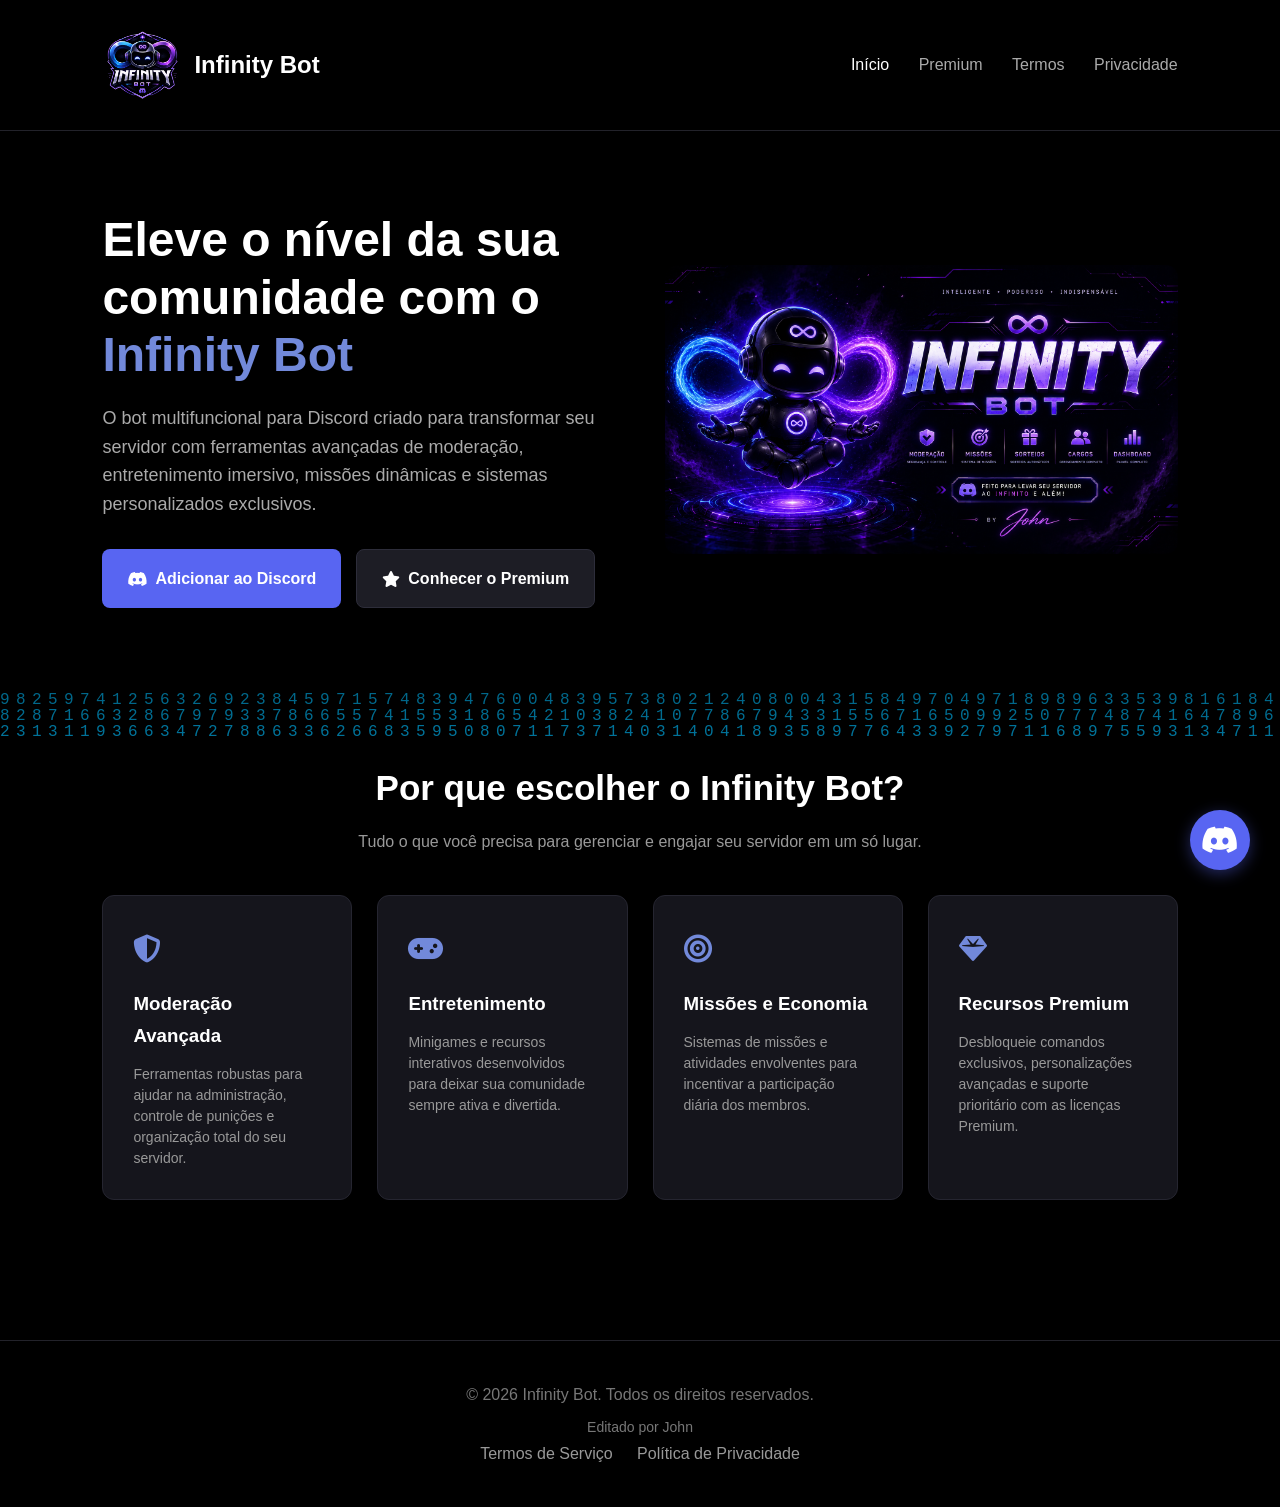
<file: index.html>
<!DOCTYPE html>
<html lang="pt-BR">
<head>
    <meta charset="UTF-8">
    <meta name="viewport" content="width=device-width, initial-scale=1.0">
    <meta name="description" content="Infinity Bot - O bot multifuncional definitivo para o seu servidor do Discord com moderação, entretenimento, missões e recursos premium.">
    <title>Infinity Bot | O Bot Multifuncional para Discord</title>
    <link rel="stylesheet" href="assets/style.css">
    <!-- Ícones do FontAwesome para deixar o site mais profissional -->
    <link rel="stylesheet" href="https://cdnjs.cloudflare.com/ajax/libs/font-awesome/6.4.0/css/all.min.css">
    <link rel="icon" type="image/png" href="assets/img/favicon.png">
    <style>
        /* Fundo Matrix Azul Integrado */
        body {
            background-color: #000000;
        }

        #matrix-canvas {
            display: block;
            position: fixed;
            top: 0;
            left: 0;
            width: 100%;
            height: 100%;
            z-index: -1; /* Mantém a chuva de números atrás de todo o conteúdo do site */
            opacity: 0.6; /* Deixa o efeito suave para não atrapalhar a leitura */
        }
    </style>
</head>
<body>

    <!-- Canvas onde a chuva Matrix azul vai rodar -->
    <canvas id="matrix-canvas"></canvas>

    <!-- Cabeçalho -->
    <header>
        <div class="logo">
            <!-- Substitua "Logo.png" pelo nome real da sua imagem na pasta assets/img/ -->
            <img src="assets/img/Logo.png" alt="Logo Infinity Bot" onerror="this.style.display='none'">
            <span>Infinity Bot</span>
        </div>
        <nav>
            <a href="index.html" class="active">Início</a>
            <a href="premium.html">Premium</a>
            <a href="terms.html">Termos</a>
            <a href="privacy.html">Privacidade</a>
        </nav>
    </header>

    <!-- Seção Principal (Hero com Banner e Texto Lado a Lado) -->
    <section class="hero">
        <div class="hero-container">
            <div class="hero-content">
                <h1>Eleve o nível da sua comunidade com o <span>Infinity Bot</span></h1>
                <p>
                    O bot multifuncional para Discord criado para transformar seu servidor com 
                    ferramentas avançadas de moderação, entretenimento imersivo, missões dinâmicas 
                    e sistemas personalizados exclusivos.
                </p>
                <div class="buttons">
                    <a class="button primary" href="https://discord.com/oauth2/authorize?client_id=1535672348454166568&permissions=8&integration_type=0&scope=bot+applications.commands" target="_blank">
                        <i class="fa-brands fa-discord"></i> Adicionar ao Discord
                    </a>
                    <a class="button secondary" href="premium.html">
                        <i class="fa-solid fa-star"></i> Conhecer o Premium
                    </a>
                </div>
            </div>

            <!-- Banner do Bot -->
            <div class="hero-banner">
                <!-- Substitua "banner.png" pelo nome real da sua imagem na pasta assets/img/ -->
                <img src="assets/img/banner.png" alt="Banner do Infinity Bot" onerror="this.style.display='none'">
            </div>
        </div>
    </section>

    <!-- Seção de Recursos -->
    <section class="section">
        <h2>Por que escolher o Infinity Bot?</h2>
        <p class="section-subtitle">Tudo o que você precisa para gerenciar e engajar seu servidor em um só lugar.</p>

        <div class="cards">
            <div class="card">
                <div class="icon-box"><i class="fa-solid fa-shield-halved"></i></div>
                <h3>Moderação Avançada</h3>
                <p>
                    Ferramentas robustas para ajudar na administração, controle de punições e organização total do seu servidor.
                </p>
            </div>

            <div class="card">
                <div class="icon-box"><i class="fa-solid fa-gamepad"></i></div>
                <h3>Entretenimento</h3>
                <p>
                    Minigames e recursos interativos desenvolvidos para deixar sua comunidade sempre ativa e divertida.
                </p>
            </div>

            <div class="card">
                <div class="icon-box"><i class="fa-solid fa-bullseye"></i></div>
                <h3>Missões e Economia</h3>
                <p>
                    Sistemas de missões e atividades envolventes para incentivar a participação diária dos membros.
                </p>
            </div>

            <div class="card">
                <div class="icon-box"><i class="fa-solid fa-gem"></i></div>
                <h3>Recursos Premium</h3>
                <p>
                    Desbloqueie comandos exclusivos, personalizações avançadas e suporte prioritário com as licenças Premium.
                </p>
            </div>
        </div>
    </section>

    <!-- Botão Flutuante do Discord -->
    <a href="https://discord.gg/G5fsKANruV" class="discord-float" target="_blank" title="Adicionar ao Discord">
        <i class="fa-brands fa-discord"></i>
    </a>

    <!-- Rodapé -->
    <footer>
        <div class="footer-content">
            <p>© 2026 Infinity Bot. Todos os direitos reservados.</p>
            <p class="edit-credit">Editado por John</p>
            <div class="footer-links">
                <a href="terms.html">Termos de Serviço</a>
                <a href="privacy.html">Política de Privacidade</a>
            </div>
        </div>
    </footer>

    <!-- Player de Música de Fundo Automático -->
    <audio id="background-music" loop>
        <source src="assets/audio/infinitybot.mp3" type="audio/mpeg">
        Seu navegador não suporta o elemento de áudio.
    </audio>

    <!-- Script do Efeito Matrix Azul e do Player de Música -->
    <script>
        // --- SCRIPT DO EFEITO MATRIX AZUL ---
        const canvas = document.getElementById('matrix-canvas');
        const ctx = canvas.getContext('2d');

        function resizeCanvas() {
            canvas.width = window.innerWidth;
            canvas.height = window.innerHeight;
        }
        
        window.addEventListener('resize', resizeCanvas);
        resizeCanvas();

        const nums = "0123456789";
        const fontSize = 16;
        const columns = canvas.width / fontSize;

        const rainDrops = [];
        for(let x = 0; x < columns; x++) {
            rainDrops[x] = 1;
        }

        function drawMatrix() {
            ctx.fillStyle = 'rgba(0, 0, 0, 0.05)';
            ctx.fillRect(0, 0, canvas.width, canvas.height);

            ctx.fillStyle = '#00bfff'; // Azul Neon
            ctx.font = fontSize + "px monospace";

            for(let i = 0; i < rainDrops.length; i++) {
                const text = nums.charAt(Math.floor(Math.random() * nums.length));
                ctx.fillText(text, i * fontSize, rainDrops[i] * fontSize);
                
                if(rainDrops[i] * fontSize > canvas.height && Math.random() > 0.975) {
                    rainDrops[i] = 0;
                }
                rainDrops[i]++;
            }
        }

        setInterval(drawMatrix, 33);


        // --- SCRIPT DO PLAYER DE MÚSICA ---
        document.addEventListener("DOMContentLoaded", function() {
            var audio = document.getElementById("background-music");
            audio.volume = 0.010; // Volume em 30%
            
            var playPromise = audio.play();
            if (playPromise !== undefined) {
                playPromise.catch(error => {
                    document.addEventListener("click", function() {
                        audio.play();
                    }, { once: true });
                });
            }
        });
    </script>

</body>
</html>
</file>
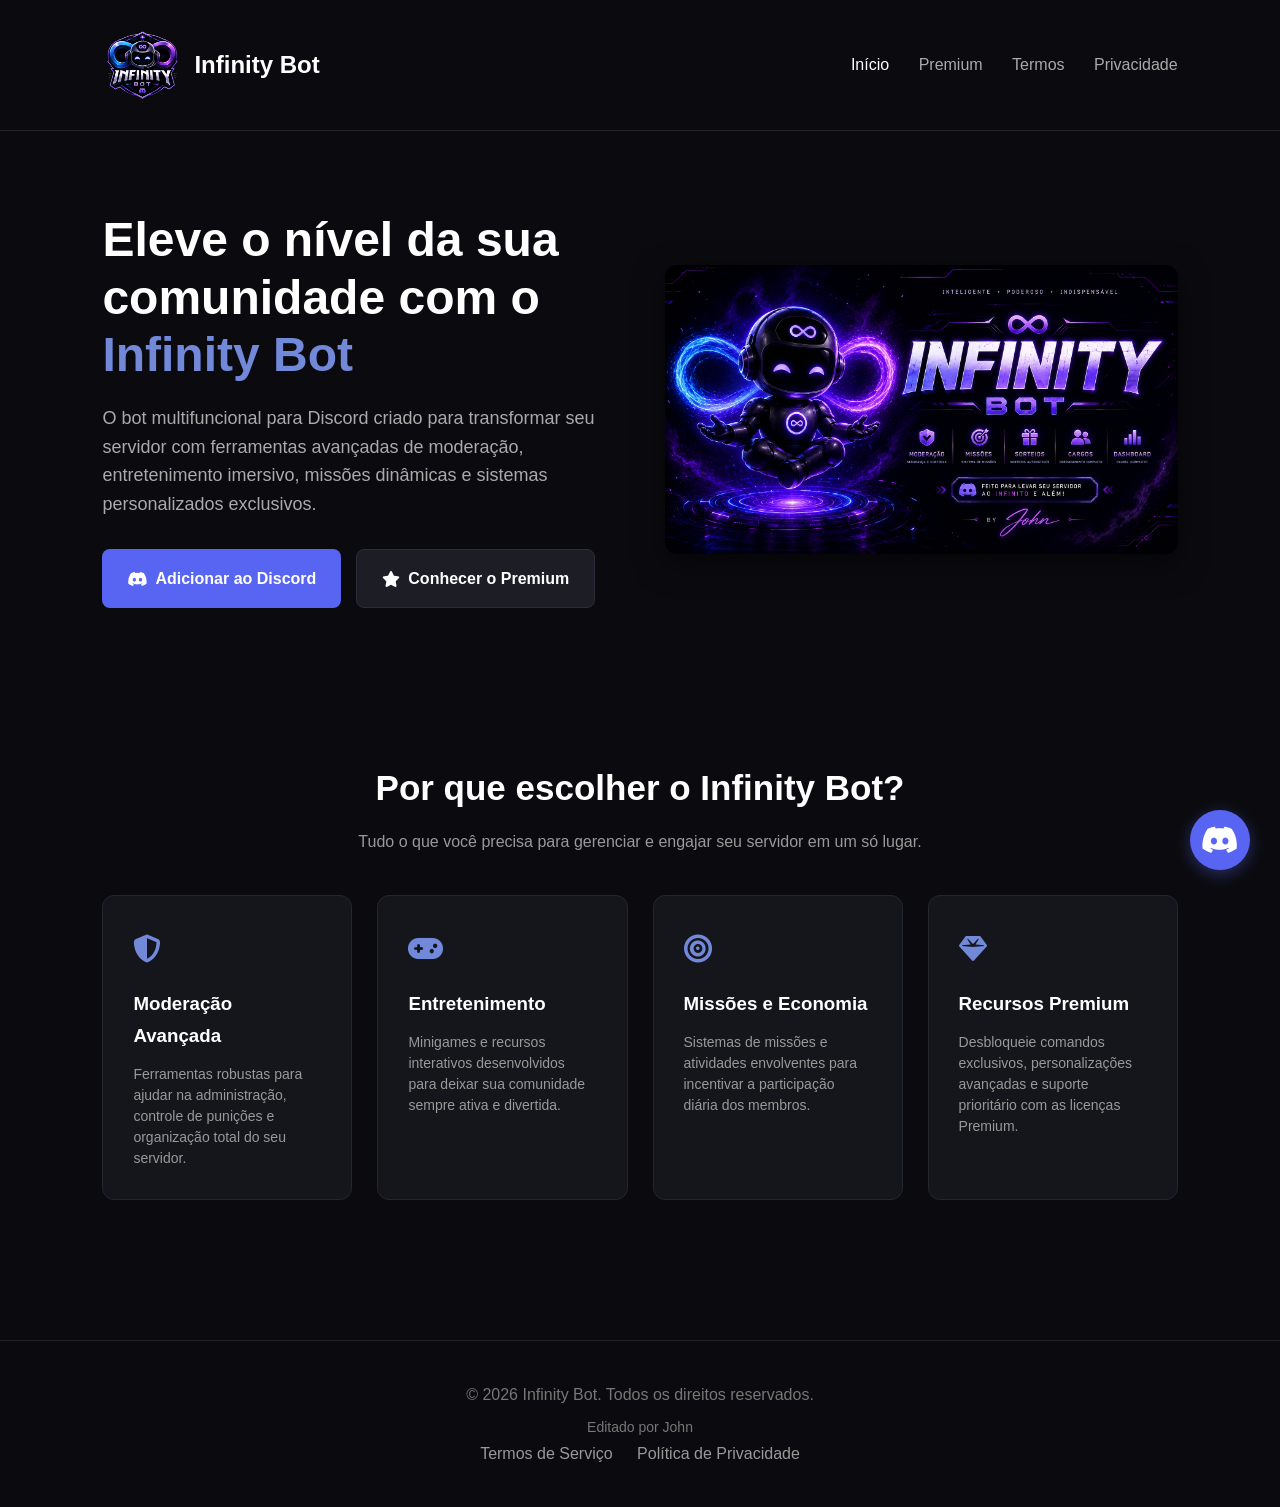
<file: assets/index.html>
<!DOCTYPE html>
<html lang="pt-BR">
<head>
    <meta charset="UTF-8">
    <meta name="viewport" content="width=device-width, initial-scale=1.0">
    <meta name="description" content="Infinity Bot - O bot multifuncional definitivo para o seu servidor do Discord com moderação, entretenimento, missões e recursos premium.">
    <title>Infinity Bot | O Bot Multifuncional para Discord</title>
    <link rel="stylesheet" href="assets/style.css">
    <!-- Ícones do FontAwesome para deixar o site mais profissional -->
    <link rel="stylesheet" href="https://cdnjs.cloudflare.com/ajax/libs/font-awesome/6.4.0/css/all.min.css">
    <link rel="icon" type="image/png" href="assets/img/favicon.png">
</head>
<body>

    <!-- Cabeçalho -->
    <header>
        <div class="logo">
            <!-- Substitua "logo.png" pelo nome real da sua imagem na pasta assets/img/ -->
            <img src="assets/img/Logo.png" alt="Logo Infinity Bot" onerror="this.style.display='none'">
            <span>Infinity Bot</span>
        </div>
        <nav>
            <a href="index.html" class="active">Início</a>
            <a href="premium.html">Premium</a>
            <a href="terms.html">Termos</a>
            <a href="privacy.html">Privacidade</a>
        </nav>
    </header>

    <!-- Seção Principal (Hero com Banner e Texto Lado a Lado) -->
    <section class="hero">
        <div class="hero-container">
            <div class="hero-content">
                <h1>Eleve o nível da sua comunidade com o <span>Infinity Bot</span></h1>
                <p>
                    O bot multifuncional para Discord criado para transformar seu servidor com 
                    ferramentas avançadas de moderação, entretenimento imersivo, missões dinâmicas 
                    e sistemas personalizados exclusivos.
                </p>
                <div class="buttons">
                    <a class="button primary" href="https://discord.com/oauth2/authorize?client_id=1535672348454166568&permissions=8&integration_type=0&scope=bot+applications.commands" target="_blank">
                        <i class="fa-brands fa-discord"></i> Adicionar ao Discord
                    </a>
                    <a class="button secondary" href="premium.html">
                        <i class="fa-solid fa-star"></i> Conhecer o Premium
                    </a>
                </div>
            </div>

            <!-- Banner do Bot -->
            <div class="hero-banner">
                <!-- Substitua "banner.png" pelo nome real da sua imagem na pasta assets/img/ -->
                <img src="assets/img/banner.png" alt="Banner do Infinity Bot" onerror="this.style.display='none'">
            </div>
        </div>
    </section>

    <!-- Seção de Recursos -->
    <section class="section">
        <h2>Por que escolher o Infinity Bot?</h2>
        <p class="section-subtitle">Tudo o que você precisa para gerenciar e engajar seu servidor em um só lugar.</p>

        <div class="cards">
            <div class="card">
                <div class="icon-box"><i class="fa-solid fa-shield-halved"></i></div>
                <h3>Moderação Avançada</h3>
                <p>
                    Ferramentas robustas para ajudar na administração, controle de punições e organização total do seu servidor.
                </p>
            </div>

            <div class="card">
                <div class="icon-box"><i class="fa-solid fa-gamepad"></i></div>
                <h3>Entretenimento</h3>
                <p>
                    Minigames e recursos interativos desenvolvidos para deixar sua comunidade sempre ativa e divertida.
                </p>
            </div>

            <div class="card">
                <div class="icon-box"><i class="fa-solid fa-bullseye"></i></div>
                <h3>Missões e Economia</h3>
                <p>
                    Sistemas de missões e atividades envolventes para incentivar a participação diária dos membros.
                </p>
            </div>

            <div class="card">
                <div class="icon-box"><i class="fa-solid fa-gem"></i></div>
                <h3>Recursos Premium</h3>
                <p>
                    Desbloqueie comandos exclusivos, personalizações avançadas e suporte prioritário com as licenças Premium.
                </p>
            </div>
        </div>
    </section>

    <!-- Botão Flutuante do Discord -->
    <a href="https://discord.gg/G5fsKANruV" class="discord-float" target="_blank" title="Adicionar ao Discord">
        <i class="fa-brands fa-discord"></i>
    </a>

    <!-- Rodapé -->
    <footer>
        <div class="footer-content">
            <p>© 2026 Infinity Bot. Todos os direitos reservados.</p>
            <p class="edit-credit">Editado por John</p>
            <div class="footer-links">
                <a href="terms.html">Termos de Serviço</a>
                <a href="privacy.html">Política de Privacidade</a>
            </div>
        </div>
    </footer>

    <!-- Player de Música de Fundo Automático -->
    <audio id="background-music" loop>
        <source src="assets/audio/infinitybot.mp3" type="audio/mpeg">
        Seu navegador não suporta o elemento de áudio.
    </audio>

    <!-- Script do Player de Música -->
    <script>
        document.addEventListener("DOMContentLoaded", function() {
            var audio = document.getElementById("background-music");
            audio.volume = 0.010; // Volume em 10%
            
            var playPromise = audio.play();
            if (playPromise !== undefined) {
                playPromise.catch(error => {
                    document.addEventListener("click", function() {
                        audio.play();
                    }, { once: true });
                });
            }
        });
    </script>

</body>
</html>
</file>
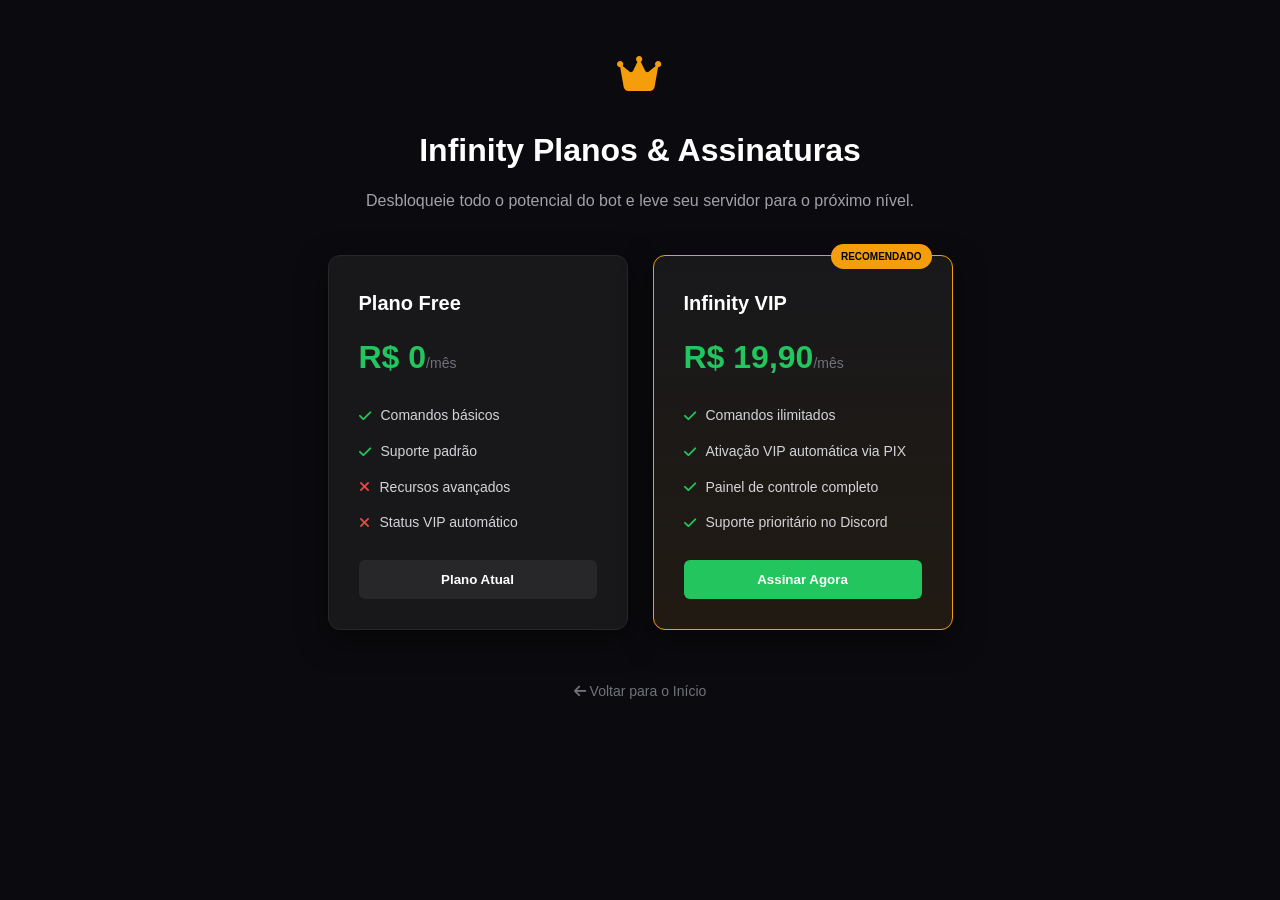
<file: premium.html>
<!DOCTYPE html>
<html lang="pt-BR">
<head>
    <meta charset="UTF-8">
    <meta name="viewport" content="width=device-width, initial-scale=1.0">
    <title>Infinity Bot | Planos Premium & VIP</title>
    <link rel="stylesheet" href="assets/style.css">
    <link rel="stylesheet" href="https://cdnjs.cloudflare.com/ajax/libs/font-awesome/6.4.0/css/all.min.css">
    <style>
        /* Estilos profissionais para a loja / planos */
        .store-container {
            max-width: 900px;
            margin: 0 auto;
            padding: 40px 20px;
            display: flex;
            flex-direction: column;
            align-items: center;
            text-align: center;
        }
        .store-header .icon {
            font-size: 40px;
            color: #f59e0b;
            margin-bottom: 15px;
            animation: pulse 2s infinite;
        }
        .store-header h1 {
            font-size: 32px;
            color: #ffffff;
            margin-bottom: 10px;
        }
        .store-header p {
            color: #a1a1aa;
            font-size: 16px;
            margin-bottom: 40px;
        }
        .pricing-grid {
            display: flex;
            gap: 25px;
            justify-content: center;
            flex-wrap: wrap;
            width: 100%;
            margin-bottom: 40px;
        }
        .price-card {
            background: #18181b;
            border: 1px solid #27272a;
            border-radius: 12px;
            padding: 30px;
            width: 300px;
            text-align: left;
            position: relative;
            box-shadow: 0 10px 30px rgba(0,0,0,0.5);
            transition: transform 0.2s, border-color 0.2s;
        }
        .price-card:hover {
            transform: translateY(-5px);
            border-color: #f59e0b;
        }
        .price-card.featured {
            border-color: #f59e0b;
            background: linear-gradient(180deg, #18181b 0%, #201a12 100%);
        }
        .badge {
            background: #f59e0b;
            color: #000;
            font-size: 10px;
            font-weight: bold;
            padding: 4px 10px;
            border-radius: 20px;
            position: absolute;
            top: -12px;
            right: 20px;
            text-transform: uppercase;
        }
        .price-card h3 {
            color: #fff;
            font-size: 20px;
            margin-top: 0;
            margin-bottom: 10px;
        }
        .price-value {
            font-size: 32px;
            font-weight: bold;
            color: #22c55e;
            margin-bottom: 20px;
        }
        .price-value span {
            font-size: 14px;
            color: #71717a;
            font-weight: normal;
        }
        .features-list {
            list-style: none;
            padding: 0;
            margin: 0 0 25px 0;
            color: #d4d4d8;
            font-size: 14px;
        }
        .features-list li {
            margin-bottom: 12px;
            display: flex;
            align-items: center;
            gap: 10px;
        }
        .features-list li i {
            color: #22c55e;
        }
        .features-list li i.fa-xmark {
            color: #ef4444;
        }
        .btn-buy {
            display: block;
            width: 100%;
            background: #22c55e;
            color: #fff;
            border: none;
            padding: 12px;
            border-radius: 6px;
            font-weight: bold;
            cursor: pointer;
            text-align: center;
            text-decoration: none;
            transition: background 0.2s;
            box-sizing: border-box;
        }
        .btn-buy:hover {
            background: #16a34a;
        }
        @keyframes pulse {
            0% { transform: scale(1); }
            50% { transform: scale(1.08); }
            100% { transform: scale(1); }
        }
    </style>
</head>
<body>

    <div class="store-container">
        <div class="store-header">
            <div class="icon"><i class="fa-solid fa-crown"></i></div>
            <h1>Infinity Planos & Assinaturas</h1>
            <p>Desbloqueie todo o potencial do bot e leve seu servidor para o próximo nível.</p>
        </div>

        <div class="pricing-grid">
            <!-- Plano Gratuito -->
            <div class="price-card">
                <h3>Plano Free</h3>
                <div class="price-value">R$ 0<span>/mês</span></div>
                <ul class="features-list">
                    <li><i class="fa-solid fa-check"></i> Comandos básicos</li>
                    <li><i class="fa-solid fa-check"></i> Suporte padrão</li>
                    <li><i class="fa-solid fa-xmark"></i> Recursos avançados</li>
                    <li><i class="fa-solid fa-xmark"></i> Status VIP automático</li>
                </ul>
                <button class="btn-buy" style="background: #27272a; cursor: not-allowed;" disabled>Plano Atual</button>
            </div>

            <!-- Plano VIP / Pro -->
            <div class="price-card featured">
                <span class="badge">Recomendado</span>
                <h3>Infinity VIP</h3>
                <div class="price-value">R$ 19,90<span>/mês</span></div>
                <ul class="features-list">
                    <li><i class="fa-solid fa-check"></i> Comandos ilimitados</li>
                    <li><i class="fa-solid fa-check"></i> Ativação VIP automática via PIX</li>
                    <li><i class="fa-solid fa-check"></i> Painel de controle completo</li>
                    <li><i class="fa-solid fa-check"></i> Suporte prioritário no Discord</li>
                </ul>
                <button class="btn-buy" onclick="iniciarCheckout()">Assinar Agora </button>
            </div>
        </div>

        <a href="index.html" class="btn-home" style="color: #71717a; text-decoration: none; font-size: 14px; margin-top: 10px;"><i class="fa-solid fa-arrow-left"></i> Voltar para o Início</a>
    </div>

    <script>
        async function iniciarCheckout() {
            // Aqui você integra com a função do Electron ou redireciona para o link de pagamento do Mercado Pago
            alert('Redirecionando para o ambiente seguro de pagamento do Mercado Pago...');
            
            // Exemplo caso queira chamar o backend do Electron:
            // const result = await ipcRenderer.invoke('criar-checkout-mp');
            // if (result && result.init_point) window.location.href = result.init_point;
        }
    </script>

</body>
</html>
</file>
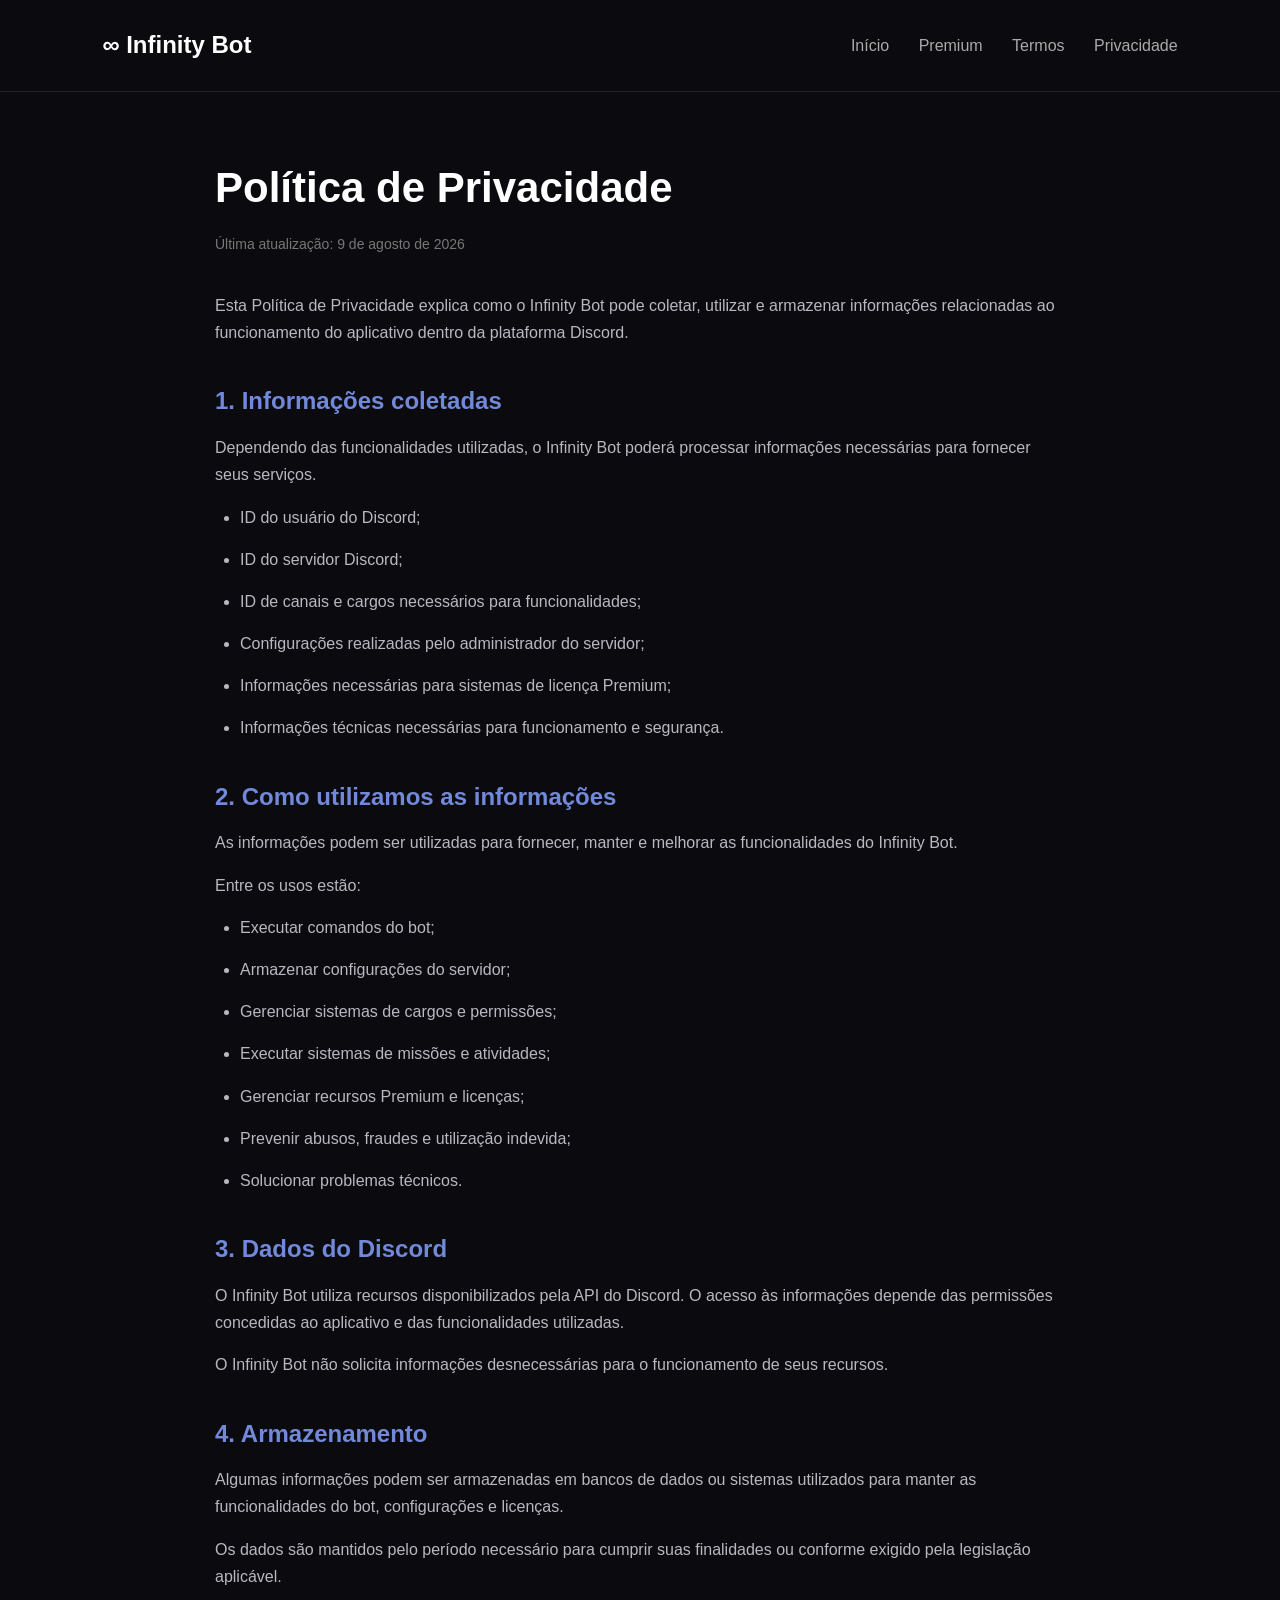
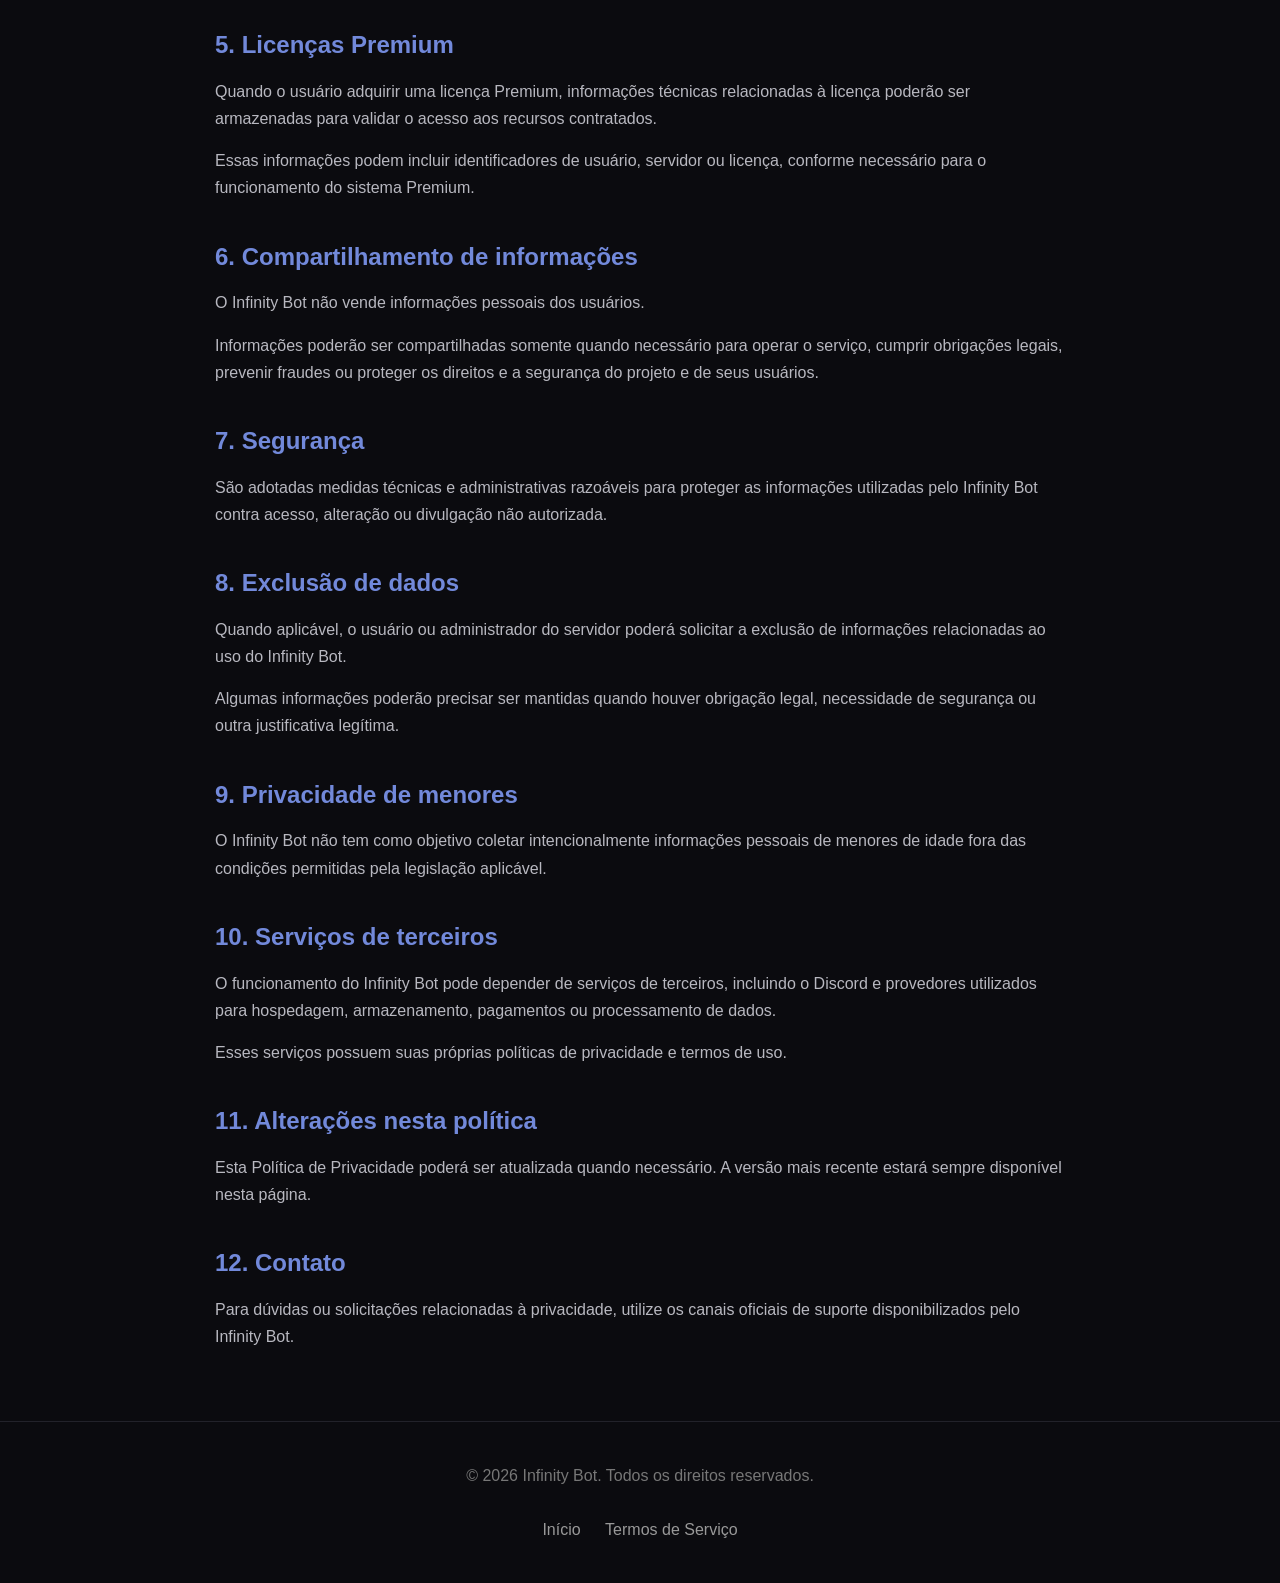
<file: privacy.html>
<!DOCTYPE html>
<html lang="pt-BR">
<head>
    <meta charset="UTF-8">
    <link rel="stylesheet" href="assets/style.css">
    <meta name="viewport" content="width=device-width, initial-scale=1.0">
    <title>Política de Privacidade - Infinity Bot</title>

</head>

<body>

<header>
    <div class="logo">∞ Infinity Bot</div>

    <nav>
        <a href="index.html">Início</a>
        <a href="premium.html">Premium</a>
        <a href="terms.html">Termos</a>
        <a href="privacy.html">Privacidade</a>
    </nav>
</header>

<main>

    <h1>Política de Privacidade</h1>

    <p class="updated">
        Última atualização: 9 de agosto de 2026
    </p>

    <p>
        Esta Política de Privacidade explica como o Infinity Bot
        pode coletar, utilizar e armazenar informações relacionadas
        ao funcionamento do aplicativo dentro da plataforma Discord.
    </p>

    <h2>1. Informações coletadas</h2>

    <p>
        Dependendo das funcionalidades utilizadas, o Infinity Bot
        poderá processar informações necessárias para fornecer seus
        serviços.
    </p>

    <ul>
        <li>ID do usuário do Discord;</li>
        <li>ID do servidor Discord;</li>
        <li>ID de canais e cargos necessários para funcionalidades;</li>
        <li>Configurações realizadas pelo administrador do servidor;</li>
        <li>Informações necessárias para sistemas de licença Premium;</li>
        <li>Informações técnicas necessárias para funcionamento e segurança.</li>
    </ul>

    <h2>2. Como utilizamos as informações</h2>

    <p>
        As informações podem ser utilizadas para fornecer,
        manter e melhorar as funcionalidades do Infinity Bot.
    </p>

    <p>Entre os usos estão:</p>

    <ul>
        <li>Executar comandos do bot;</li>
        <li>Armazenar configurações do servidor;</li>
        <li>Gerenciar sistemas de cargos e permissões;</li>
        <li>Executar sistemas de missões e atividades;</li>
        <li>Gerenciar recursos Premium e licenças;</li>
        <li>Prevenir abusos, fraudes e utilização indevida;</li>
        <li>Solucionar problemas técnicos.</li>
    </ul>

    <h2>3. Dados do Discord</h2>

    <p>
        O Infinity Bot utiliza recursos disponibilizados pela API
        do Discord. O acesso às informações depende das permissões
        concedidas ao aplicativo e das funcionalidades utilizadas.
    </p>

    <p>
        O Infinity Bot não solicita informações desnecessárias para
        o funcionamento de seus recursos.
    </p>

    <h2>4. Armazenamento</h2>

    <p>
        Algumas informações podem ser armazenadas em bancos de dados
        ou sistemas utilizados para manter as funcionalidades do bot,
        configurações e licenças.
    </p>

    <p>
        Os dados são mantidos pelo período necessário para cumprir
        suas finalidades ou conforme exigido pela legislação aplicável.
    </p>

    <h2>5. Licenças Premium</h2>

    <p>
        Quando o usuário adquirir uma licença Premium, informações
        técnicas relacionadas à licença poderão ser armazenadas para
        validar o acesso aos recursos contratados.
    </p>

    <p>
        Essas informações podem incluir identificadores de usuário,
        servidor ou licença, conforme necessário para o funcionamento
        do sistema Premium.
    </p>

    <h2>6. Compartilhamento de informações</h2>

    <p>
        O Infinity Bot não vende informações pessoais dos usuários.
    </p>

    <p>
        Informações poderão ser compartilhadas somente quando
        necessário para operar o serviço, cumprir obrigações legais,
        prevenir fraudes ou proteger os direitos e a segurança do
        projeto e de seus usuários.
    </p>

    <h2>7. Segurança</h2>

    <p>
        São adotadas medidas técnicas e administrativas razoáveis
        para proteger as informações utilizadas pelo Infinity Bot
        contra acesso, alteração ou divulgação não autorizada.
    </p>

    <h2>8. Exclusão de dados</h2>

    <p>
        Quando aplicável, o usuário ou administrador do servidor
        poderá solicitar a exclusão de informações relacionadas ao
        uso do Infinity Bot.
    </p>

    <p>
        Algumas informações poderão precisar ser mantidas quando
        houver obrigação legal, necessidade de segurança ou outra
        justificativa legítima.
    </p>

    <h2>9. Privacidade de menores</h2>

    <p>
        O Infinity Bot não tem como objetivo coletar intencionalmente
        informações pessoais de menores de idade fora das condições
        permitidas pela legislação aplicável.
    </p>

    <h2>10. Serviços de terceiros</h2>

    <p>
        O funcionamento do Infinity Bot pode depender de serviços de
        terceiros, incluindo o Discord e provedores utilizados para
        hospedagem, armazenamento, pagamentos ou processamento de
        dados.
    </p>

    <p>
        Esses serviços possuem suas próprias políticas de privacidade
        e termos de uso.
    </p>

    <h2>11. Alterações nesta política</h2>

    <p>
        Esta Política de Privacidade poderá ser atualizada quando
        necessário. A versão mais recente estará sempre disponível
        nesta página.
    </p>

    <h2>12. Contato</h2>

    <p>
        Para dúvidas ou solicitações relacionadas à privacidade,
        utilize os canais oficiais de suporte disponibilizados pelo
        Infinity Bot.
    </p>

</main>

<footer>
    <p>© 2026 Infinity Bot. Todos os direitos reservados.</p>

    <br>

    <a href="index.html">Início</a>
    <a href="terms.html">Termos de Serviço</a>
</footer>

</body>
</html>
</file>
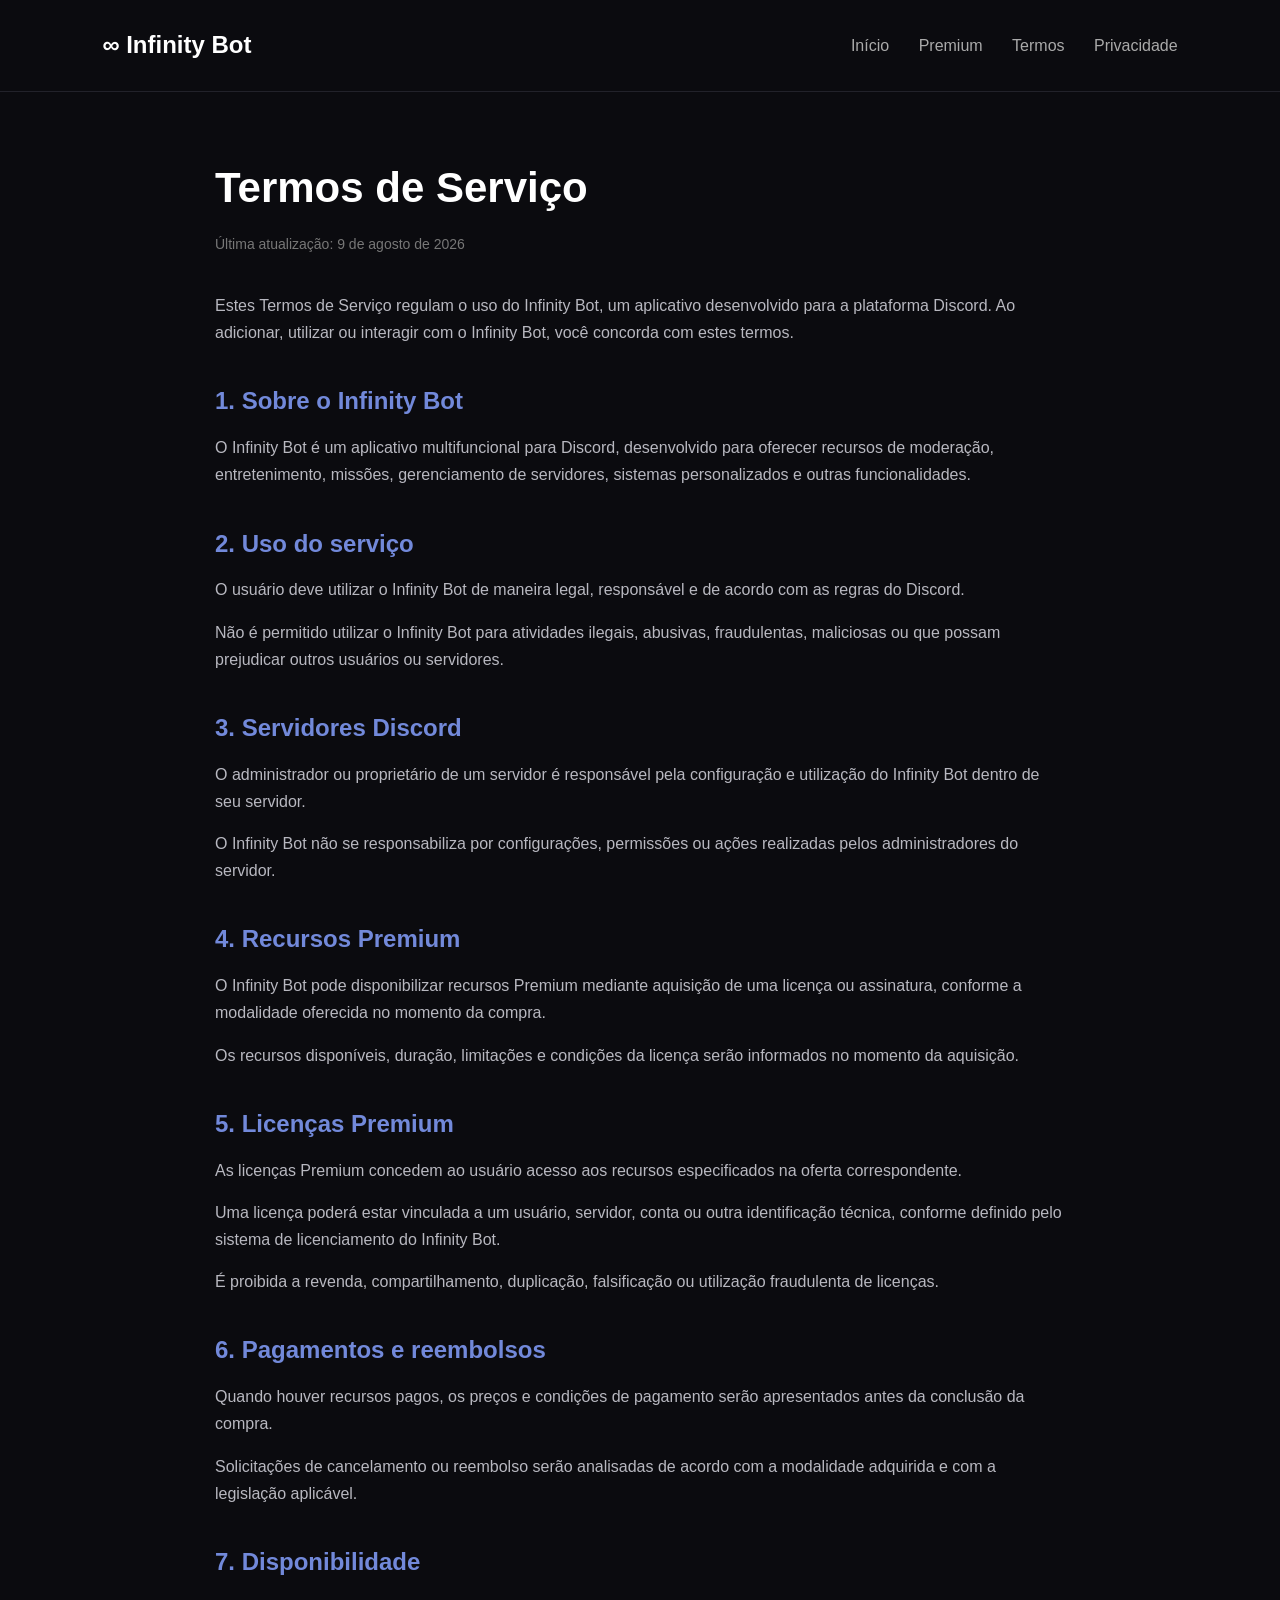
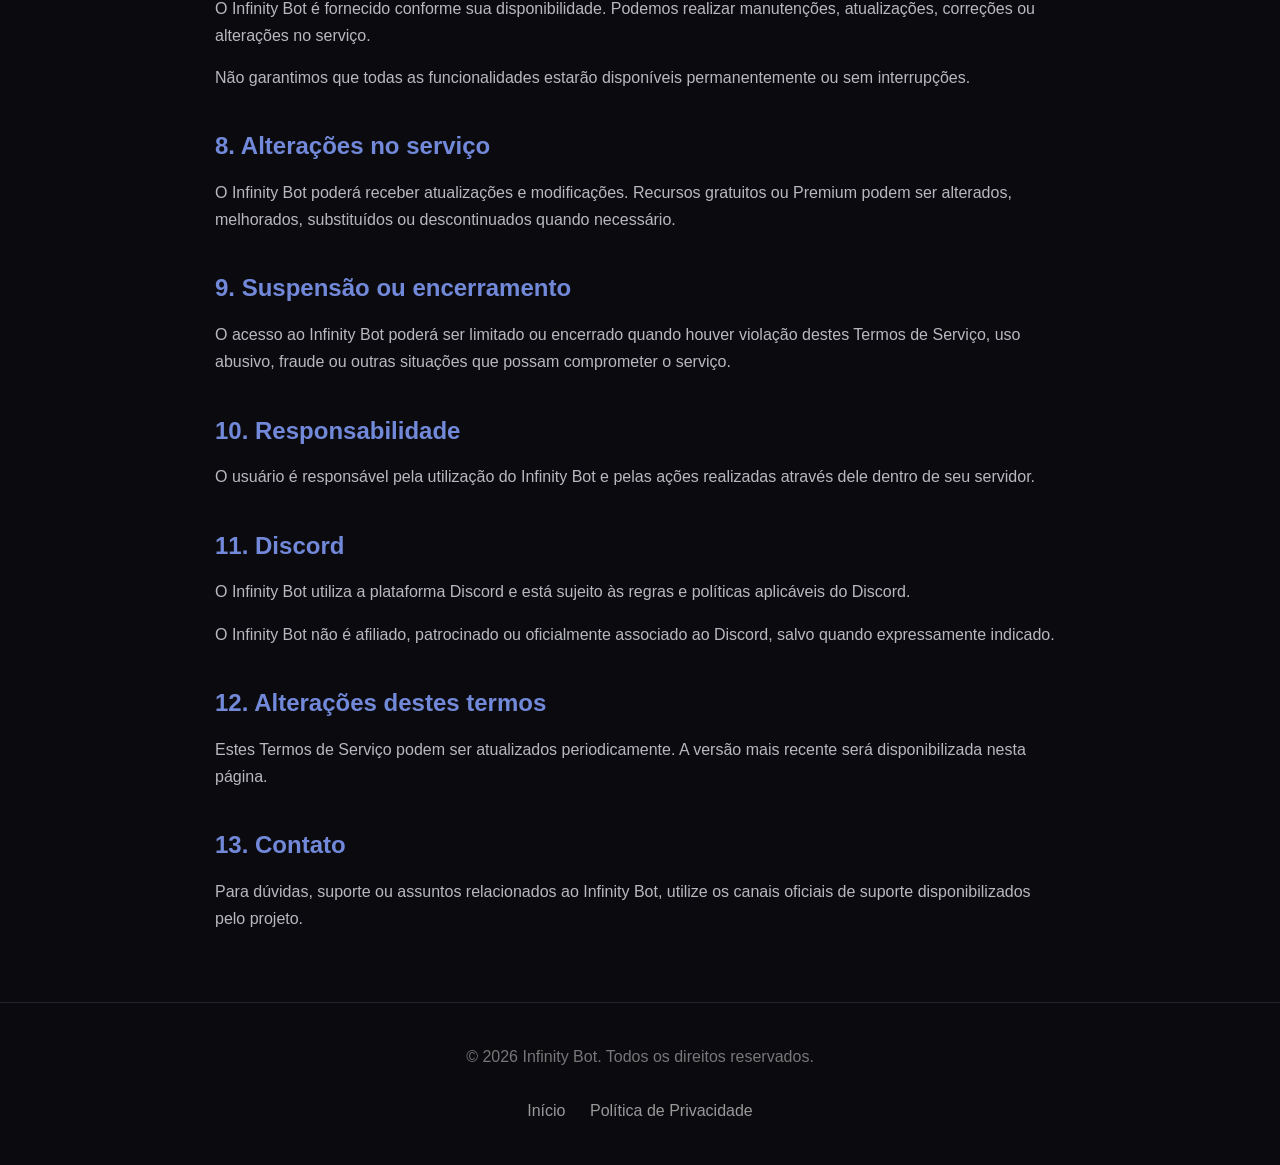
<file: terms.html>
<!DOCTYPE html>
<html lang="pt-BR">
<head>
    <meta charset="UTF-8">
    <link rel="stylesheet" href="assets/style.css">
    <meta name="viewport" content="width=device-width, initial-scale=1.0">
    <title>Termos de Serviço - Infinity Bot</title>

</head>

<body>

<header>
    <div class="logo">∞ Infinity Bot</div>

    <nav>
        <a href="index.html">Início</a>
        <a href="premium.html">Premium</a>
        <a href="terms.html">Termos</a>
        <a href="privacy.html">Privacidade</a>
    </nav>
</header>

<main>

    <h1>Termos de Serviço</h1>

    <p class="updated">
        Última atualização: 9 de agosto de 2026
    </p>

    <p>
        Estes Termos de Serviço regulam o uso do Infinity Bot,
        um aplicativo desenvolvido para a plataforma Discord.
        Ao adicionar, utilizar ou interagir com o Infinity Bot,
        você concorda com estes termos.
    </p>

    <h2>1. Sobre o Infinity Bot</h2>

    <p>
        O Infinity Bot é um aplicativo multifuncional para Discord,
        desenvolvido para oferecer recursos de moderação,
        entretenimento, missões, gerenciamento de servidores,
        sistemas personalizados e outras funcionalidades.
    </p>

    <h2>2. Uso do serviço</h2>

    <p>
        O usuário deve utilizar o Infinity Bot de maneira legal,
        responsável e de acordo com as regras do Discord.
    </p>

    <p>
        Não é permitido utilizar o Infinity Bot para atividades
        ilegais, abusivas, fraudulentas, maliciosas ou que possam
        prejudicar outros usuários ou servidores.
    </p>

    <h2>3. Servidores Discord</h2>

    <p>
        O administrador ou proprietário de um servidor é responsável
        pela configuração e utilização do Infinity Bot dentro de seu
        servidor.
    </p>

    <p>
        O Infinity Bot não se responsabiliza por configurações,
        permissões ou ações realizadas pelos administradores do servidor.
    </p>

    <h2>4. Recursos Premium</h2>

    <p>
        O Infinity Bot pode disponibilizar recursos Premium mediante
        aquisição de uma licença ou assinatura, conforme a modalidade
        oferecida no momento da compra.
    </p>

    <p>
        Os recursos disponíveis, duração, limitações e condições da
        licença serão informados no momento da aquisição.
    </p>

    <h2>5. Licenças Premium</h2>

    <p>
        As licenças Premium concedem ao usuário acesso aos recursos
        especificados na oferta correspondente.
    </p>

    <p>
        Uma licença poderá estar vinculada a um usuário, servidor,
        conta ou outra identificação técnica, conforme definido pelo
        sistema de licenciamento do Infinity Bot.
    </p>

    <p>
        É proibida a revenda, compartilhamento, duplicação,
        falsificação ou utilização fraudulenta de licenças.
    </p>

    <h2>6. Pagamentos e reembolsos</h2>

    <p>
        Quando houver recursos pagos, os preços e condições de
        pagamento serão apresentados antes da conclusão da compra.
    </p>

    <p>
        Solicitações de cancelamento ou reembolso serão analisadas
        de acordo com a modalidade adquirida e com a legislação
        aplicável.
    </p>

    <h2>7. Disponibilidade</h2>

    <p>
        O Infinity Bot é fornecido conforme sua disponibilidade.
        Podemos realizar manutenções, atualizações, correções ou
        alterações no serviço.
    </p>

    <p>
        Não garantimos que todas as funcionalidades estarão
        disponíveis permanentemente ou sem interrupções.
    </p>

    <h2>8. Alterações no serviço</h2>

    <p>
        O Infinity Bot poderá receber atualizações e modificações.
        Recursos gratuitos ou Premium podem ser alterados, melhorados,
        substituídos ou descontinuados quando necessário.
    </p>

    <h2>9. Suspensão ou encerramento</h2>

    <p>
        O acesso ao Infinity Bot poderá ser limitado ou encerrado
        quando houver violação destes Termos de Serviço, uso abusivo,
        fraude ou outras situações que possam comprometer o serviço.
    </p>

    <h2>10. Responsabilidade</h2>

    <p>
        O usuário é responsável pela utilização do Infinity Bot e
        pelas ações realizadas através dele dentro de seu servidor.
    </p>

    <h2>11. Discord</h2>

    <p>
        O Infinity Bot utiliza a plataforma Discord e está sujeito às
        regras e políticas aplicáveis do Discord.
    </p>

    <p>
        O Infinity Bot não é afiliado, patrocinado ou oficialmente
        associado ao Discord, salvo quando expressamente indicado.
    </p>

    <h2>12. Alterações destes termos</h2>

    <p>
        Estes Termos de Serviço podem ser atualizados periodicamente.
        A versão mais recente será disponibilizada nesta página.
    </p>

    <h2>13. Contato</h2>

    <p>
        Para dúvidas, suporte ou assuntos relacionados ao Infinity Bot,
        utilize os canais oficiais de suporte disponibilizados pelo
        projeto.
    </p>

</main>

<footer>
    <p>© 2026 Infinity Bot. Todos os direitos reservados.</p>

    <br>

    <a href="index.html">Início</a>
    <a href="privacy.html">Política de Privacidade</a>
</footer>

</body>
</html>
</file>
<file: assets/style.css>
/* ==========================================
   1. RESET E CONFIGURAÇÕES GLOBAIS
   ================================---------- */
* {
    margin: 0;
    padding: 0;
    box-sizing: border-box;
    font-family: Arial, sans-serif;
}

body {
    background: #0b0b0f;
    color: #ffffff;
    min-height: 100vh;
    line-height: 1.7;
}

/* ==========================================
   2. COMPONENTES COMPARTILHADOS (Header & Footer)
   ================================---------- */
header {
    padding: 25px 8%;
    display: flex;
    justify-content: space-between;
    align-items: center;
    border-bottom: 1px solid #22222a;
}

.logo {
    font-size: 24px;
    font-weight: bold;
    display: flex;
    align-items: center;
    gap: 12px;
}

.logo img {
    height: 80px;
    width: auto;
    object-fit: contain;
}

nav a {
    color: #aaa;
    text-decoration: none;
    margin-left: 25px;
    transition: color 0.2s ease;
}

nav a:hover,
nav a.active {
    color: #fff;
}

footer {
    text-align: center;
    padding: 40px;
    border-top: 1px solid #22222a;
    color: #777;
    margin-top: 70px;
}

footer a {
    color: #999;
    margin: 0 10px;
    text-decoration: none;
    transition: color 0.2s ease;
}

footer a:hover {
    color: #fff;
}

.edit-credit {
    margin-top: 8px;
    font-size: 14px;
}

/* ==========================================
   3. PÁGINA INICIAL (INDEX COM BANNER)
   ================================---------- */
.hero {
    padding: 80px 8%;
}

.hero-container {
    max-width: 1150px;
    margin: auto;
    display: flex;
    align-items: center;
    justify-content: space-between;
    gap: 50px;
    flex-wrap: wrap;
}

.hero-content {
    flex: 1;
    min-width: 300px;
    text-align: left;
}

.hero-banner {
    flex: 1;
    min-width: 300px;
    display: flex;
    justify-content: center;
    align-items: center;
}

.hero-banner img {
    max-width: 100%;
    height: auto;
    border-radius: 12px;
    box-shadow: 0 10px 30px rgba(0, 0, 0, 0.5);
}

.hero h1 {
    font-size: 48px;
    margin-bottom: 20px;
    line-height: 1.2;
}

.hero span {
    color: #7289da;
}

.hero p {
    color: #aaa;
    font-size: 18px;
    margin-bottom: 30px;
    line-height: 1.6;
}

.buttons {
    display: flex;
    gap: 15px;
    flex-wrap: wrap;
}

.button {
    display: inline-flex;
    align-items: center;
    gap: 8px;
    padding: 15px 25px;
    border-radius: 8px;
    text-decoration: none;
    font-weight: bold;
    transition: opacity 0.2s ease, transform 0.2s ease;
}

.button:hover {
    opacity: 0.9;
    transform: translateY(-2px);
}

.primary {
    background: #5865f2;
    color: white;
}

.secondary {
    background: #1d1d25;
    color: white;
    border: 1px solid #2d2d3a;
}

/* ==========================================
   4. SEÇÃO DE RECURSOS (CARDS)
   ================================---------- */
.section {
    padding: 70px 8%;
    text-align: center;
}

.section h2 {
    font-size: 35px;
    margin-bottom: 10px;
}

.section-subtitle {
    color: #999;
    margin-bottom: 40px;
    font-size: 16px;
}

.cards {
    display: grid;
    grid-template-columns: repeat(auto-fit, minmax(240px, 1fr));
    gap: 25px;
    max-width: 1100px;
    margin: auto;
}

.card {
    background: #15151c;
    padding: 30px;
    border-radius: 12px;
    border: 1px solid #252530;
    text-align: left;
    transition: border-color 0.2s ease;
}

.card:hover {
    border-color: #5865f2;
}

.card .icon-box {
    font-size: 28px;
    color: #7289da;
    margin-bottom: 15px;
}

.card h3 {
    margin-bottom: 12px;
}

.card p {
    color: #999;
    line-height: 1.5;
    font-size: 14px;
}

/* ==========================================
   5. PÁGINAS DE TEXTO (Termos e Privacidade)
   ================================---------- */
main {
    max-width: 900px;
    margin: 60px auto;
    padding: 0 25px;
}

main h1 {
    font-size: 42px;
    margin-bottom: 10px;
}

main h2 {
    margin-top: 35px;
    margin-bottom: 12px;
    color: #7289da;
}

main p, 
main li {
    color: #b8b8c0;
    margin-bottom: 15px;
}

main ul {
    margin-left: 25px;
}

.updated {
    color: #777;
    margin-bottom: 35px;
    font-size: 14px;
}

/* ==========================================
   6. BOTÃO FLUTUANTE DO DISCORD
   ================================---------- */
.discord-float {
    position: fixed;
    bottom: 30px;
    right: 30px;
    background-color: #5865f2;
    color: white;
    width: 60px;
    height: 60px;
    border-radius: 50%;
    display: flex;
    align-items: center;
    justify-content: center;
    font-size: 30px;
    box-shadow: 0 4px 15px rgba(88, 101, 242, 0.4);
    z-index: 1000;
    transition: transform 0.3s ease, background-color 0.3s ease;
    text-decoration: none;
}

.discord-float:hover {
    transform: scale(1.1);
    background-color: #4752c4;
    color: white;
}
</file>
<file: assets/assets/style.css>
/* ==========================================
   1. RESET E CONFIGURAÇÕES GLOBAIS
   ================================---------- */
* {
    margin: 0;
    padding: 0;
    box-sizing: border-box;
    font-family: Arial, sans-serif;
}

body {
    background: #0b0b0f;
    color: #ffffff;
    min-height: 100vh;
    line-height: 1.7;
}

/* ==========================================
   2. COMPONENTES COMPARTILHADOS (Header & Footer)
   ================================---------- */
header {
    padding: 25px 8%;
    display: flex;
    justify-content: space-between;
    align-items: center;
    border-bottom: 1px solid #22222a;
}

.logo {
    font-size: 24px;
    font-weight: bold;
    display: flex;
    align-items: center;
    gap: 12px;
}

.logo img {
    height: 80px;
    width: auto;
    object-fit: contain;
}

nav a {
    color: #aaa;
    text-decoration: none;
    margin-left: 25px;
    transition: color 0.2s ease;
}

nav a:hover,
nav a.active {
    color: #fff;
}

footer {
    text-align: center;
    padding: 40px;
    border-top: 1px solid #22222a;
    color: #777;
    margin-top: 70px;
}

footer a {
    color: #999;
    margin: 0 10px;
    text-decoration: none;
    transition: color 0.2s ease;
}

footer a:hover {
    color: #fff;
}

.edit-credit {
    margin-top: 8px;
    font-size: 14px;
}

/* ==========================================
   3. PÁGINA INICIAL (INDEX COM BANNER)
   ================================---------- */
.hero {
    padding: 80px 8%;
}

.hero-container {
    max-width: 1150px;
    margin: auto;
    display: flex;
    align-items: center;
    justify-content: space-between;
    gap: 50px;
    flex-wrap: wrap;
}

.hero-content {
    flex: 1;
    min-width: 300px;
    text-align: left;
}

.hero-banner {
    flex: 1;
    min-width: 300px;
    display: flex;
    justify-content: center;
    align-items: center;
}

.hero-banner img {
    max-width: 100%;
    height: auto;
    border-radius: 12px;
    box-shadow: 0 10px 30px rgba(0, 0, 0, 0.5);
}

.hero h1 {
    font-size: 48px;
    margin-bottom: 20px;
    line-height: 1.2;
}

.hero span {
    color: #7289da;
}

.hero p {
    color: #aaa;
    font-size: 18px;
    margin-bottom: 30px;
    line-height: 1.6;
}

.buttons {
    display: flex;
    gap: 15px;
    flex-wrap: wrap;
}

.button {
    display: inline-flex;
    align-items: center;
    gap: 8px;
    padding: 15px 25px;
    border-radius: 8px;
    text-decoration: none;
    font-weight: bold;
    transition: opacity 0.2s ease, transform 0.2s ease;
}

.button:hover {
    opacity: 0.9;
    transform: translateY(-2px);
}

.primary {
    background: #5865f2;
    color: white;
}

.secondary {
    background: #1d1d25;
    color: white;
    border: 1px solid #2d2d3a;
}

/* ==========================================
   4. SEÇÃO DE RECURSOS (CARDS)
   ================================---------- */
.section {
    padding: 70px 8%;
    text-align: center;
}

.section h2 {
    font-size: 35px;
    margin-bottom: 10px;
}

.section-subtitle {
    color: #999;
    margin-bottom: 40px;
    font-size: 16px;
}

.cards {
    display: grid;
    grid-template-columns: repeat(auto-fit, minmax(240px, 1fr));
    gap: 25px;
    max-width: 1100px;
    margin: auto;
}

.card {
    background: #15151c;
    padding: 30px;
    border-radius: 12px;
    border: 1px solid #252530;
    text-align: left;
    transition: border-color 0.2s ease;
}

.card:hover {
    border-color: #5865f2;
}

.card .icon-box {
    font-size: 28px;
    color: #7289da;
    margin-bottom: 15px;
}

.card h3 {
    margin-bottom: 12px;
}

.card p {
    color: #999;
    line-height: 1.5;
    font-size: 14px;
}

/* ==========================================
   5. PÁGINAS DE TEXTO (Termos e Privacidade)
   ================================---------- */
main {
    max-width: 900px;
    margin: 60px auto;
    padding: 0 25px;
}

main h1 {
    font-size: 42px;
    margin-bottom: 10px;
}

main h2 {
    margin-top: 35px;
    margin-bottom: 12px;
    color: #7289da;
}

main p, 
main li {
    color: #b8b8c0;
    margin-bottom: 15px;
}

main ul {
    margin-left: 25px;
}

.updated {
    color: #777;
    margin-bottom: 35px;
    font-size: 14px;
}

/* ==========================================
   6. BOTÃO FLUTUANTE DO DISCORD
   ================================---------- */
.discord-float {
    position: fixed;
    bottom: 30px;
    right: 30px;
    background-color: #5865f2;
    color: white;
    width: 60px;
    height: 60px;
    border-radius: 50%;
    display: flex;
    align-items: center;
    justify-content: center;
    font-size: 30px;
    box-shadow: 0 4px 15px rgba(88, 101, 242, 0.4);
    z-index: 1000;
    transition: transform 0.3s ease, background-color 0.3s ease;
    text-decoration: none;
}

.discord-float:hover {
    transform: scale(1.1);
    background-color: #4752c4;
    color: white;
}
</file>
